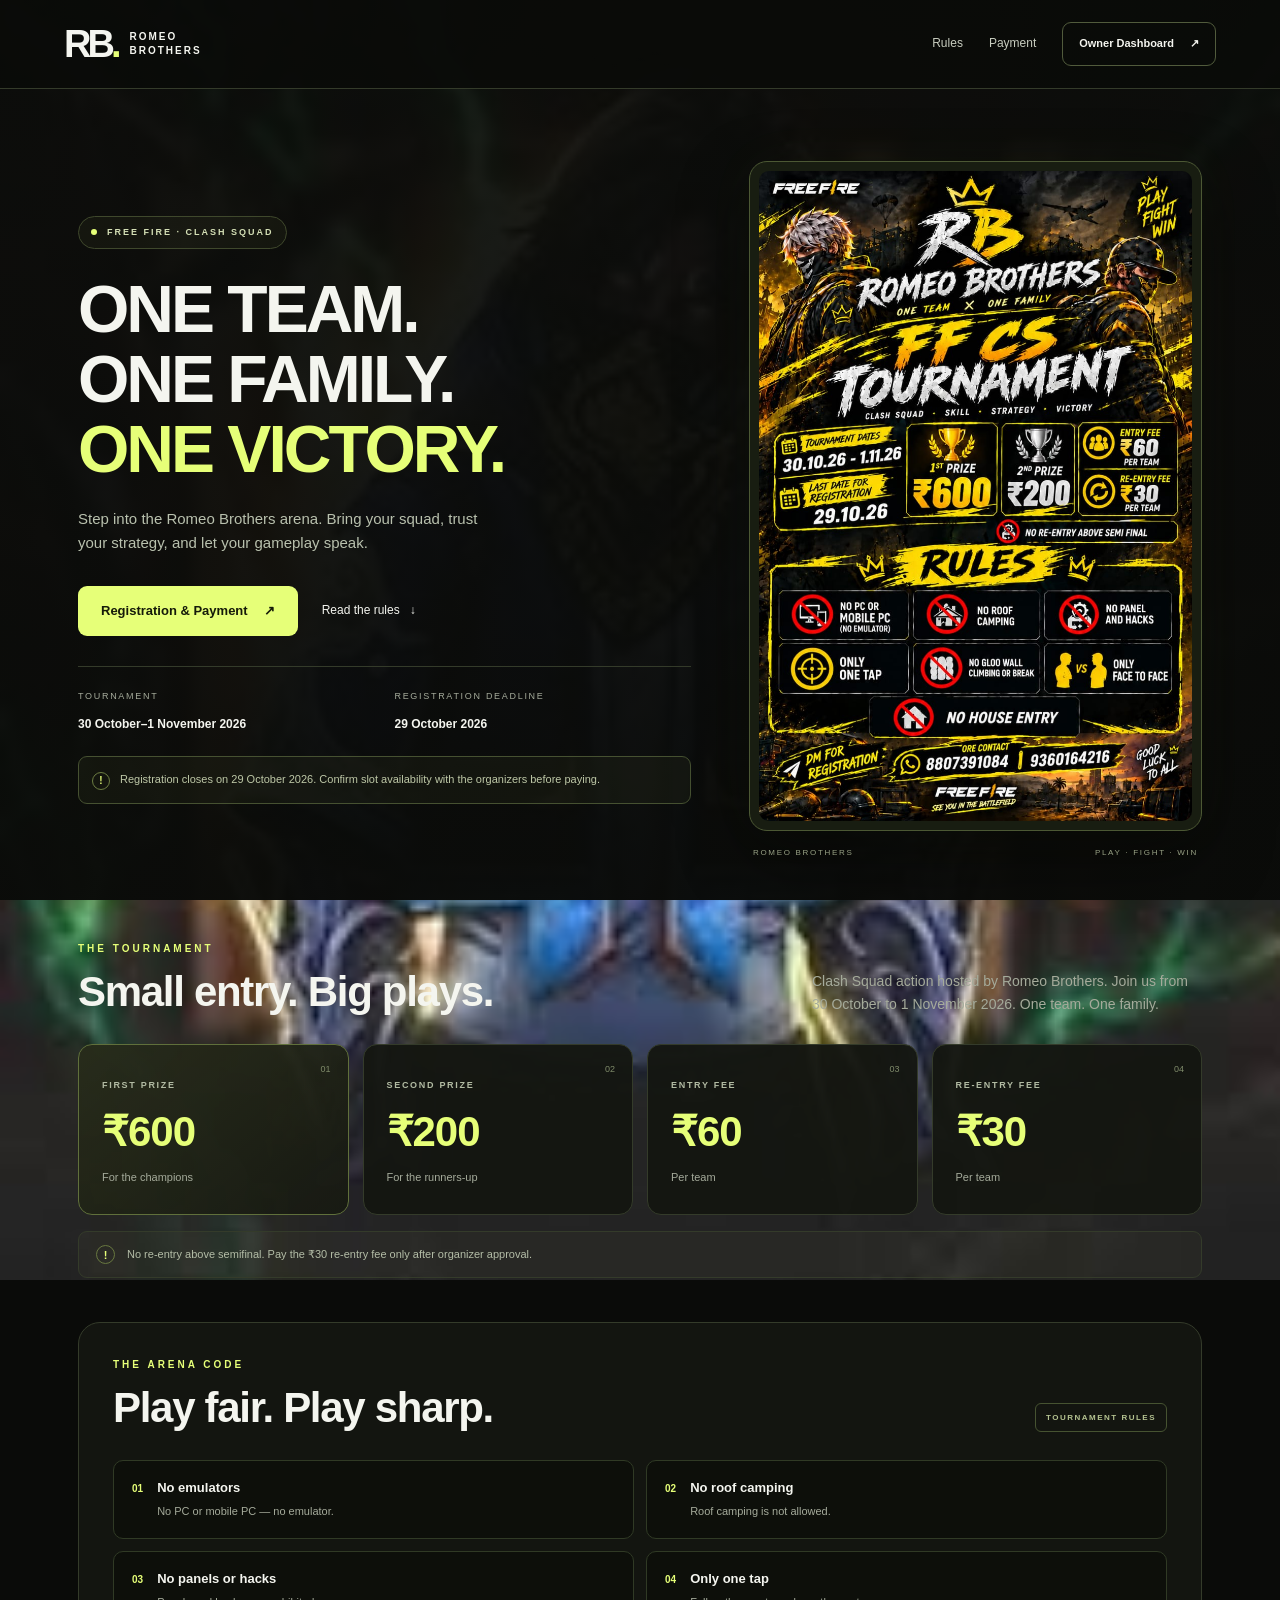
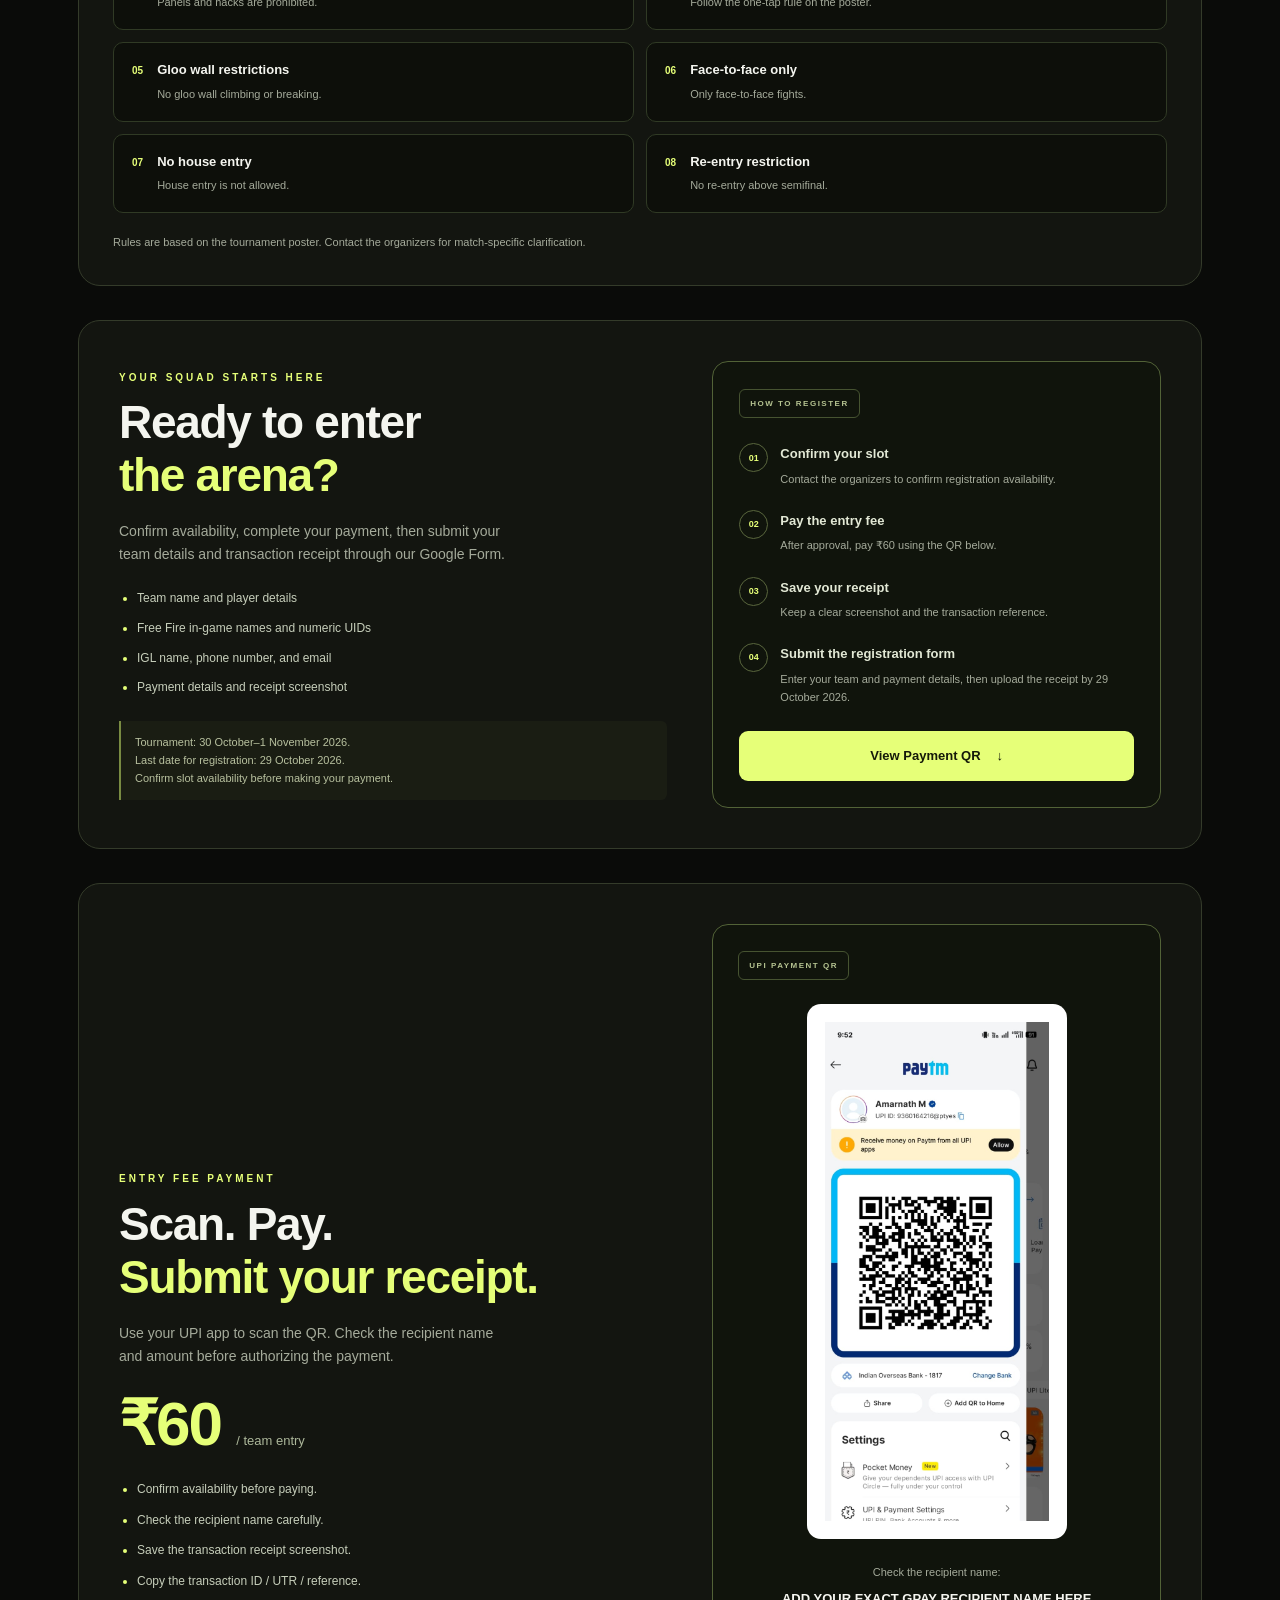
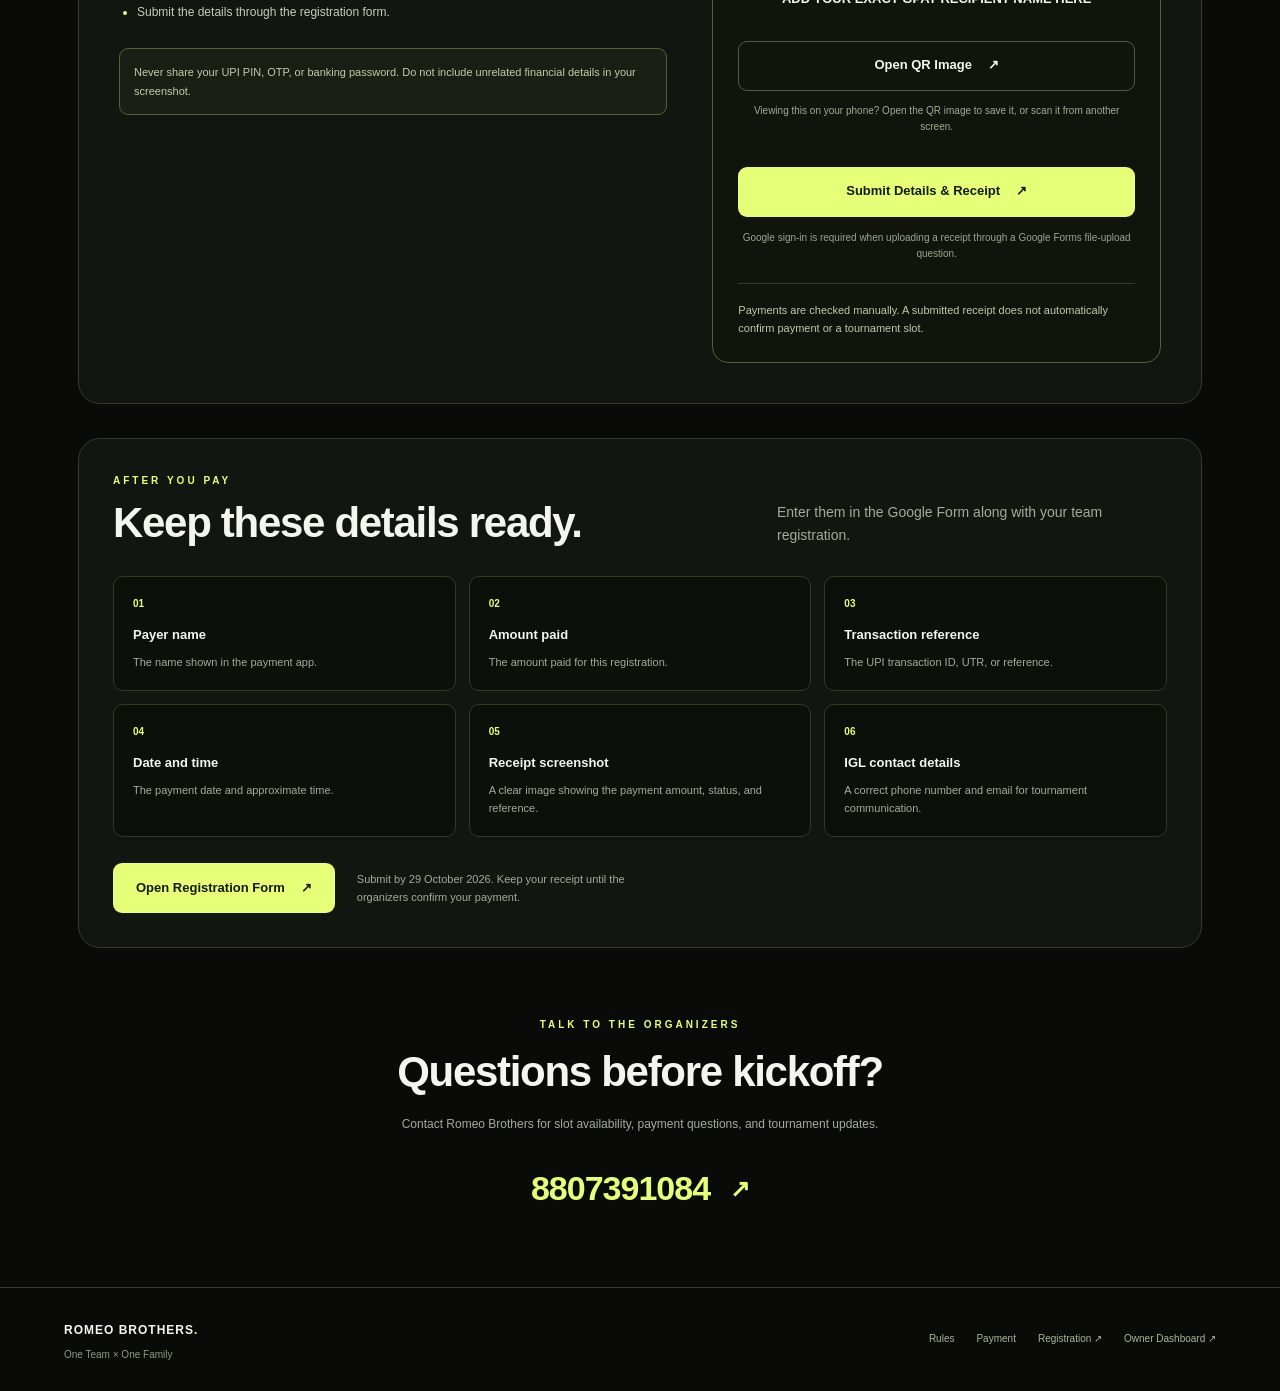
<file: index.html>
<!DOCTYPE html>
<html lang="en">
<head>
  <meta charset="UTF-8">

  <meta
    name="viewport"
    content="width=device-width, initial-scale=1.0"
  >

  <meta
    name="description"
    content="Romeo Brothers Free Fire Clash Squad tournament, 30 October–1 November 2026. Registration closes 29 October 2026. View rules, payment instructions, and register your team."
  >

  <meta name="theme-color" content="#0a0b09">

  <title>Romeo Brothers | FF CS Tournament</title>

  <link rel="stylesheet" href="style.css">
</head>

<body>

  <a href="#main-content" class="skip-link">
    Skip to content
  </a>


  <!-- ======================================
       NAVIGATION
       ====================================== -->

  <header class="site-header">
    <nav class="navbar" aria-label="Main navigation">

      <a
        href="index.html"
        class="brand"
        aria-label="Romeo Brothers home"
      >
        <span class="brand-logo" aria-hidden="true">
          RB<span>.</span>
        </span>

        <span class="brand-text">
          ROMEO<br>BROTHERS
        </span>
      </a>

      <div class="nav-actions">

        <a href="#rules" class="nav-link">
          Rules
        </a>

        <a href="#payment" class="nav-link">
          Payment
        </a>

        <!--
          OWNER DASHBOARD:
          Keep this Google Sheet set to Restricted.
        -->
        <a
          href="https://docs.google.com/spreadsheets/d/1CQ0lh3B6pP1Msb92yx8cPvIc6PbuKNsUTTfNwOkSaBI/edit?usp=sharing"
          class="button button-outline owner-button"
          target="_blank"
          rel="noopener noreferrer"
        >
          Owner Dashboard
          <span aria-hidden="true">↗</span>
        </a>

      </div>
    </nav>
  </header>


  <main id="main-content">

    <!-- ======================================
         HERO
         ====================================== -->

    <section class="hero" aria-labelledby="hero-title">

      <div class="hero-content">

        <div class="tournament-label">
          <span class="label-dot" aria-hidden="true"></span>
          FREE FIRE · CLASH SQUAD
        </div>

        <h1 id="hero-title">
          ONE TEAM.<br>
          ONE FAMILY.<br>
          <span>ONE VICTORY.</span>
        </h1>

        <p class="hero-description">
          Step into the Romeo Brothers arena.
          Bring your squad, trust your strategy,
          and let your gameplay speak.
        </p>

        <div class="hero-actions">

          <a
            href="#registration"
            class="button button-primary"
          >
            Registration &amp; Payment
            <span aria-hidden="true">↗</span>
          </a>

          <a href="#rules" class="text-link">
            Read the rules
            <span aria-hidden="true">↓</span>
          </a>

        </div>

        <!-- UPDATED TOURNAMENT DATES -->
        <div class="hero-facts">

          <div>
            <span class="fact-label">TOURNAMENT</span>

            <span class="fact-value">
              30 October–1 November 2026
            </span>
          </div>

          <div>
            <span class="fact-label">REGISTRATION DEADLINE</span>

            <span class="fact-value">
              29 October 2026
            </span>
          </div>

        </div>

        <!-- UPDATED REGISTRATION NOTICE -->
        <div class="availability-notice">
          <span aria-hidden="true">!</span>

          <p>
            Registration closes on 29 October 2026.
            Confirm slot availability with the organizers
            before paying.
          </p>
        </div>

      </div>

      <div class="hero-visual">

        <div class="poster-frame">

          <!--
            Replace this image with your updated poster.

            Filename:
            images/tournament-poster.jpg

            Poster dates:
            Tournament: 30.10.2026 – 01.11.2026
            Registration deadline: 29.10.2026
          -->
          <img
            src="images/tournament-poster.jpg"
            alt="Romeo Brothers Free Fire Clash Squad tournament poster"
            class="tournament-poster"
            fetchpriority="high"
          >

        </div>

        <div class="poster-caption">
          <span>ROMEO BROTHERS</span>
          <span>PLAY · FIGHT · WIN</span>
        </div>

      </div>

    </section>


    <!-- ======================================
         TOURNAMENT DETAILS
         ====================================== -->

    <section
      id="details"
      class="details-section"
      aria-labelledby="details-title"
    >

      <div class="section-intro">

        <div>
          <p class="eyebrow">THE TOURNAMENT</p>
          <h2 id="details-title">Small entry. Big plays.</h2>
        </div>

        <p class="section-description">
          Clash Squad action hosted by Romeo Brothers.
          Join us from 30 October to 1 November 2026.
          One team. One family.
        </p>

      </div>

      <div class="stats-grid">

        <article class="stat-card featured-card">
          <span class="stat-number" aria-hidden="true">
            01
          </span>

          <p class="stat-label">FIRST PRIZE</p>
          <h3 class="stat-value">₹600</h3>
          <p class="stat-description">For the champions</p>
        </article>

        <article class="stat-card">
          <span class="stat-number" aria-hidden="true">
            02
          </span>

          <p class="stat-label">SECOND PRIZE</p>
          <h3 class="stat-value">₹200</h3>
          <p class="stat-description">For the runners-up</p>
        </article>

        <article class="stat-card">
          <span class="stat-number" aria-hidden="true">
            03
          </span>

          <p class="stat-label">ENTRY FEE</p>
          <h3 class="stat-value">₹60</h3>
          <p class="stat-description">Per team</p>
        </article>

        <article class="stat-card">
          <span class="stat-number" aria-hidden="true">
            04
          </span>

          <p class="stat-label">RE-ENTRY FEE</p>
          <h3 class="stat-value">₹30</h3>
          <p class="stat-description">Per team</p>
        </article>

      </div>

      <div class="info-strip">
        <span class="info-symbol" aria-hidden="true">!</span>

        <p>
          No re-entry above semifinal.
          Pay the ₹30 re-entry fee only after organizer approval.
        </p>
      </div>

    </section>


    <!-- ======================================
         RULES
         ====================================== -->

    <section
      id="rules"
      class="panel"
      aria-labelledby="rules-title"
    >

      <div class="section-intro">

        <div>
          <p class="eyebrow">THE ARENA CODE</p>
          <h2 id="rules-title">Play fair. Play sharp.</h2>
        </div>

        <span class="section-tag">TOURNAMENT RULES</span>

      </div>

      <ol class="rules-grid">

        <li class="rule-card">
          <span class="rule-number">01</span>

          <div>
            <h3>No emulators</h3>
            <p>No PC or mobile PC — no emulator.</p>
          </div>
        </li>

        <li class="rule-card">
          <span class="rule-number">02</span>

          <div>
            <h3>No roof camping</h3>
            <p>Roof camping is not allowed.</p>
          </div>
        </li>

        <li class="rule-card">
          <span class="rule-number">03</span>

          <div>
            <h3>No panels or hacks</h3>
            <p>Panels and hacks are prohibited.</p>
          </div>
        </li>

        <li class="rule-card">
          <span class="rule-number">04</span>

          <div>
            <h3>Only one tap</h3>
            <p>Follow the one-tap rule on the poster.</p>
          </div>
        </li>

        <li class="rule-card">
          <span class="rule-number">05</span>

          <div>
            <h3>Gloo wall restrictions</h3>
            <p>No gloo wall climbing or breaking.</p>
          </div>
        </li>

        <li class="rule-card">
          <span class="rule-number">06</span>

          <div>
            <h3>Face-to-face only</h3>
            <p>Only face-to-face fights.</p>
          </div>
        </li>

        <li class="rule-card">
          <span class="rule-number">07</span>

          <div>
            <h3>No house entry</h3>
            <p>House entry is not allowed.</p>
          </div>
        </li>

        <li class="rule-card">
          <span class="rule-number">08</span>

          <div>
            <h3>Re-entry restriction</h3>
            <p>No re-entry above semifinal.</p>
          </div>
        </li>

      </ol>

      <p class="muted rules-note">
        Rules are based on the tournament poster.
        Contact the organizers for match-specific clarification.
      </p>

    </section>


    <!-- ======================================
         REGISTRATION OVERVIEW
         ====================================== -->

    <section
      id="registration"
      class="panel registration-section"
      aria-labelledby="registration-title"
    >

      <div class="registration-copy">

        <p class="eyebrow">YOUR SQUAD STARTS HERE</p>

        <h2 id="registration-title">
          Ready to enter<br>
          <span>the arena?</span>
        </h2>

        <p class="section-description">
          Confirm availability, complete your payment,
          then submit your team details and transaction
          receipt through our Google Form.
        </p>

        <ul class="registration-checklist">
          <li>Team name and player details</li>
          <li>Free Fire in-game names and numeric UIDs</li>
          <li>IGL name, phone number, and email</li>
          <li>Payment details and receipt screenshot</li>
        </ul>

        <!-- UPDATED DEADLINE -->
        <div class="deadline-alert">
          <p>
            Tournament: 30 October–1 November 2026.<br>
            Last date for registration: 29 October 2026.<br>
            Confirm slot availability before making your payment.
          </p>
        </div>

      </div>

      <div class="registration-card">

        <span class="section-tag">HOW TO REGISTER</span>

        <ol class="registration-steps">

          <li>
            <span class="step-number">01</span>

            <div>
              <h3>Confirm your slot</h3>
              <p>
                Contact the organizers to confirm
                registration availability.
              </p>
            </div>
          </li>

          <li>
            <span class="step-number">02</span>

            <div>
              <h3>Pay the entry fee</h3>
              <p>
                After approval, pay ₹60 using the QR below.
              </p>
            </div>
          </li>

          <li>
            <span class="step-number">03</span>

            <div>
              <h3>Save your receipt</h3>
              <p>
                Keep a clear screenshot and the
                transaction reference.
              </p>
            </div>
          </li>

          <li>
            <span class="step-number">04</span>

            <div>
              <h3>Submit the registration form</h3>
              <p>
                Enter your team and payment details,
                then upload the receipt by 29 October 2026.
              </p>
            </div>
          </li>

        </ol>

        <a
          href="#payment"
          class="button button-primary full-width"
        >
          View Payment QR
          <span aria-hidden="true">↓</span>
        </a>

      </div>

    </section>


    <!-- ======================================
         GPAY PAYMENT
         ====================================== -->

    <section
      id="payment"
      class="panel payment-section"
      aria-labelledby="payment-title"
    >

      <div class="payment-copy">

        <p class="eyebrow">ENTRY FEE PAYMENT</p>

        <h2 id="payment-title">
          Scan. Pay.<br>
          <span>Submit your receipt.</span>
        </h2>

        <p class="section-description">
          Use your UPI app to scan the QR.
          Check the recipient name and amount before
          authorizing the payment.
        </p>

        <div class="payment-amount">
          ₹60 <span>/ team entry</span>
        </div>

        <ul class="payment-checklist">
          <li>Confirm availability before paying.</li>
          <li>Check the recipient name carefully.</li>
          <li>Save the transaction receipt screenshot.</li>
          <li>Copy the transaction ID / UTR / reference.</li>
          <li>Submit the details through the registration form.</li>
        </ul>

        <div class="payment-warning">
          Never share your UPI PIN, OTP, or banking password.
          Do not include unrelated financial details
          in your screenshot.
        </div>

      </div>

      <div class="qr-card">

        <span class="section-tag">UPI PAYMENT QR</span>

        <div class="payment-qr-frame">

          <!-- QR IMAGE: images/gpay-qr.png -->
          <img
            src="images/gpay-qr.png"
            alt="UPI QR code for Romeo Brothers tournament entry payment"
            class="payment-qr"
            loading="lazy"
          >

        </div>

        <p class="payment-recipient">
          Check the recipient name:

          <!--
            Keep your actual recipient name here if you
            have already replaced this placeholder.
          -->
          <span>ADD YOUR EXACT GPAY RECIPIENT NAME HERE</span>
        </p>

        <a
          href="images/gpay-qr.png"
          class="button button-outline full-width"
          target="_blank"
          rel="noopener noreferrer"
        >
          Open QR Image
          <span aria-hidden="true">↗</span>
        </a>

        <p class="qr-help">
          Viewing this on your phone?
          Open the QR image to save it, or scan it
          from another screen.
        </p>

        <a
          href="https://docs.google.com/forms/d/e/1FAIpQLScJxaV_6oE7YEvn2suALSaG6g7jSzAGoNJzoywZLSC-fv-79g/viewform?usp=dialog"
          class="button button-primary full-width"
          target="_blank"
          rel="noopener noreferrer"
        >
          Submit Details &amp; Receipt
          <span aria-hidden="true">↗</span>
        </a>

        <p class="registration-note">
          Google sign-in is required when uploading a receipt
          through a Google Forms file-upload question.
        </p>

        <div class="verification-note">
          Payments are checked manually.
          A submitted receipt does not automatically
          confirm payment or a tournament slot.
        </div>

      </div>

    </section>


    <!-- ======================================
         AFTER PAYMENT
         ====================================== -->

    <section
      class="panel receipt-section"
      aria-labelledby="receipt-title"
    >

      <div class="section-intro">

        <div>
          <p class="eyebrow">AFTER YOU PAY</p>
          <h2 id="receipt-title">Keep these details ready.</h2>
        </div>

        <p class="section-description">
          Enter them in the Google Form along with
          your team registration.
        </p>

      </div>

      <div class="receipt-grid">

        <article class="receipt-item">
          <span>01</span>
          <h3>Payer name</h3>
          <p>The name shown in the payment app.</p>
        </article>

        <article class="receipt-item">
          <span>02</span>
          <h3>Amount paid</h3>
          <p>The amount paid for this registration.</p>
        </article>

        <article class="receipt-item">
          <span>03</span>
          <h3>Transaction reference</h3>
          <p>The UPI transaction ID, UTR, or reference.</p>
        </article>

        <article class="receipt-item">
          <span>04</span>
          <h3>Date and time</h3>
          <p>The payment date and approximate time.</p>
        </article>

        <article class="receipt-item">
          <span>05</span>
          <h3>Receipt screenshot</h3>
          <p>
            A clear image showing the payment amount,
            status, and reference.
          </p>
        </article>

        <article class="receipt-item">
          <span>06</span>
          <h3>IGL contact details</h3>
          <p>
            A correct phone number and email
            for tournament communication.
          </p>
        </article>

      </div>

      <div class="submission-actions">

        <a
          href="https://docs.google.com/forms/d/e/1FAIpQLScJxaV_6oE7YEvn2suALSaG6g7jSzAGoNJzoywZLSC-fv-79g/viewform?usp=dialog"
          class="button button-primary"
          target="_blank"
          rel="noopener noreferrer"
        >
          Open Registration Form
          <span aria-hidden="true">↗</span>
        </a>

        <p class="muted">
          Submit by 29 October 2026.
          Keep your receipt until the organizers
          confirm your payment.
        </p>

      </div>

    </section>


    <!-- ======================================
         CONTACT
         ====================================== -->

    <section
      id="contact"
      class="contact-section"
      aria-labelledby="contact-title"
    >

      <p class="eyebrow">TALK TO THE ORGANIZERS</p>

      <h2 id="contact-title">
        Questions before kickoff?
      </h2>

      <p class="muted">
        Contact Romeo Brothers for slot availability,
        payment questions, and tournament updates.
      </p>

      <a href="tel:8807391084" class="contact-number">
        8807391084
        <span aria-hidden="true">↗</span>
      </a>

    </section>

  </main>


  <!-- ======================================
       FOOTER
       ====================================== -->

  <footer class="site-footer">

    <div>

      <a href="index.html" class="footer-brand">
        ROMEO BROTHERS<span>.</span>
      </a>

      <p>One Team × One Family</p>

    </div>

    <div class="footer-links">

      <a href="#rules">
        Rules
      </a>

      <a href="#payment">
        Payment
      </a>

      <a
        href="https://docs.google.com/forms/d/e/1FAIpQLScJxaV_6oE7YEvn2suALSaG6g7jSzAGoNJzoywZLSC-fv-79g/viewform?usp=dialog"
        target="_blank"
        rel="noopener noreferrer"
      >
        Registration ↗
      </a>

      <a
        href="https://docs.google.com/spreadsheets/d/1CQ0lh3B6pP1Msb92yx8cPvIc6PbuKNsUTTfNwOkSaBI/edit?usp=sharing"
        target="_blank"
        rel="noopener noreferrer"
      >
        Owner Dashboard ↗
      </a>

    </div>

  </footer>

</body>
</html>
</file>
<file: style.css>
/* ==========================================
   THEME
   ========================================== */

:root {
  --background: #0a0b09;
  --surface: rgba(20, 22, 17, 0.96);
  --surface-light: #1b1e16;

  --accent: #e6ff78;
  --accent-hover: #f0ffa6;

  --text: #f4f5ef;
  --muted: #a5ab9b;
  --border: #343b2a;

  --radius-large: 22px;
  --radius-medium: 14px;
  --radius-small: 9px;
}

* {
  box-sizing: border-box;
}

html {
  scroll-behavior: smooth;
  scroll-padding-top: 30px;
}

body {
  margin: 0;

  color: var(--text);
  background-color: var(--background);

  /*
   * BACKGROUND IMAGE:
   * Add your picture as images/ff-background.jpg
   */
  background-image:
    linear-gradient(
      rgba(10, 11, 9, 0.92),
      rgba(10, 11, 9, 0.98)
    ),
    url("images/ff-background.jpg");

  background-position: center top;
  background-size: cover;
  background-repeat: no-repeat;
  background-attachment: fixed;

  font-family: Arial, Helvetica, sans-serif;
  line-height: 1.65;

  -webkit-font-smoothing: antialiased;
}

a {
  color: inherit;
}

img {
  max-width: 100%;
}

h1,
h2,
h3,
p {
  overflow-wrap: anywhere;
}

h2 {
  margin: 10px 0 18px;
  font-size: clamp(28px, 3.5vw, 42px);
  line-height: 1.15;
  letter-spacing: -1.3px;
}

h3 {
  margin: 0;
}

main {
  max-width: 1180px;
  margin: 0 auto;
  padding: 0 28px;
}

::selection {
  color: #101408;
  background: var(--accent);
}

.eyebrow {
  margin: 0;
  color: var(--accent);
  font-size: 10px;
  font-weight: 800;
  letter-spacing: 3px;
}

.muted {
  color: var(--muted);
  font-size: 14px;
}

.section-description {
  max-width: 390px;
  margin: 0;
  color: var(--muted);
  font-size: 14px;
}

a:focus-visible {
  outline: 2px solid var(--accent);
  outline-offset: 5px;
}

.skip-link {
  position: absolute;
  top: -100px;
  left: 16px;
  z-index: 10;

  padding: 12px 18px;

  background: var(--accent);
  color: #101408;

  border-radius: 8px;
  font-weight: 700;
  text-decoration: none;
}

.skip-link:focus {
  top: 16px;
}


/* ==========================================
   NAVIGATION
   ========================================== */

.site-header {
  border-bottom: 1px solid var(--border);
  background: rgba(10, 11, 9, 0.88);
}

.navbar {
  max-width: 1360px;
  margin: 0 auto;
  padding: 22px 5%;

  display: flex;
  align-items: center;
  justify-content: space-between;
  gap: 20px;
}

.brand {
  display: inline-flex;
  align-items: center;
  gap: 12px;
  text-decoration: none;
}

.brand-logo {
  font-size: 38px;
  font-weight: 900;
  line-height: 1;
  letter-spacing: -4px;
}

.brand-logo span {
  color: var(--accent);
}

.brand-text {
  font-size: 10px;
  font-weight: 800;
  line-height: 1.4;
  letter-spacing: 2px;
}

.nav-actions {
  display: flex;
  align-items: center;
  gap: 26px;
}

.nav-link {
  display: inline-flex;
  align-items: center;
  min-height: 44px;

  color: #c8cdbf;
  font-size: 12px;
  text-decoration: none;
}

.nav-link:hover {
  color: var(--accent);
}


/* ==========================================
   BUTTONS
   ========================================== */

.button {
  display: inline-flex;
  align-items: center;
  justify-content: center;
  gap: 16px;

  min-height: 50px;
  padding: 14px 22px;

  border: 1px solid transparent;
  border-radius: var(--radius-small);

  font-size: 13px;
  font-weight: 800;
  line-height: 1.4;
  text-align: center;
  text-decoration: none;

  transition:
    background-color 0.2s ease,
    border-color 0.2s ease,
    color 0.2s ease,
    transform 0.2s ease;
}

.button-primary {
  color: #151a09;
  background: var(--accent);
}

.button-primary:hover {
  background: var(--accent-hover);
  transform: translateY(-2px);
}

.button-outline {
  color: var(--text);
  background: transparent;
  border-color: #515b3c;
}

.button-outline:hover {
  color: var(--accent);
  border-color: var(--accent);
}

.owner-button {
  min-height: 44px;
  padding: 11px 16px;
  font-size: 11px;
}

.full-width {
  width: 100%;
}

.text-link {
  display: inline-flex;
  align-items: center;
  gap: 10px;
  min-height: 44px;

  font-size: 12px;
  text-decoration: none;
}

.text-link:hover {
  color: var(--accent);
}


/* ==========================================
   HERO
   ========================================== */

.hero {
  display: grid;
  grid-template-columns: 1.15fr 0.85fr;
  align-items: center;
  gap: 58px;

  padding: 72px 0 62px;
}

.hero-content,
.hero-visual {
  min-width: 0;
}

.tournament-label {
  display: inline-flex;
  align-items: center;
  gap: 10px;

  padding: 8px 12px;

  color: #d4dfb5;
  background: rgba(230, 255, 120, 0.035);

  border: 1px solid #3f482c;
  border-radius: 999px;

  font-size: 9px;
  font-weight: 700;
  letter-spacing: 2px;
}

.label-dot {
  flex: 0 0 auto;

  width: 6px;
  height: 6px;

  background: var(--accent);
  border-radius: 50%;
}

.hero h1 {
  margin: 26px 0 22px;

  font-size: clamp(38px, 5.4vw, 66px);
  font-weight: 900;
  line-height: 1.06;
  letter-spacing: -3px;
}

.hero h1 span {
  color: var(--accent);
}

.hero-description {
  max-width: 425px;
  margin: 0;

  color: #b9c1ae;
  font-size: 15px;
}

.hero-actions {
  display: flex;
  align-items: center;
  flex-wrap: wrap;
  gap: 24px;

  margin: 30px 0;
}

.hero-facts {
  display: grid;
  grid-template-columns: repeat(2, minmax(0, 1fr));
  gap: 20px;

  padding-top: 22px;
  border-top: 1px solid var(--border);
}

.fact-label {
  display: block;
  margin-bottom: 6px;

  color: var(--muted);
  font-size: 9px;
  letter-spacing: 1.7px;
}

.fact-value {
  font-size: 12px;
  font-weight: 700;
}

.availability-notice {
  display: flex;
  align-items: flex-start;
  gap: 10px;

  margin-top: 20px;
  padding: 13px;

  background: rgba(230, 255, 120, 0.035);
  border: 1px solid #465131;
  border-radius: 9px;
}

.availability-notice > span {
  display: grid;
  place-items: center;
  flex: 0 0 auto;

  width: 18px;
  height: 18px;
  margin-top: 2px;

  color: var(--accent);
  border: 1px solid #6c7d42;
  border-radius: 50%;

  font-size: 10px;
  font-weight: 700;
}

.availability-notice p {
  margin: 0;
  color: #bec8a7;
  font-size: 11px;
}

.poster-frame {
  padding: 9px;

  background: #181d11;
  border: 1px solid #4c5834;
  border-radius: 18px;

  box-shadow:
    0 25px 70px rgba(0, 0, 0, 0.45),
    0 0 55px rgba(230, 255, 120, 0.035);
}

.tournament-poster {
  display: block;
  width: 100%;
  height: auto;
  border-radius: 10px;
}

.poster-caption {
  display: flex;
  justify-content: space-between;
  gap: 16px;

  padding: 15px 4px 0;

  color: #98a185;
  font-size: 8px;
  letter-spacing: 1.7px;
}


/* ==========================================
   TOURNAMENT DETAILS
   ========================================== */

.details-section {
  padding: 20px 0 10px;
}

.section-intro {
  display: flex;
  justify-content: space-between;
  align-items: flex-end;
  gap: 30px;

  margin-bottom: 28px;
}

.section-intro h2 {
  margin-bottom: 0;
}

.stats-grid {
  display: grid;
  grid-template-columns: repeat(4, minmax(0, 1fr));
  gap: 14px;
}

.stat-card {
  position: relative;
  min-width: 0;

  padding: 28px 23px;

  background: var(--surface);
  border: 1px solid var(--border);
  border-radius: var(--radius-medium);
}

.featured-card {
  background:
    linear-gradient(
      140deg,
      rgba(230, 255, 120, 0.09),
      rgba(230, 255, 120, 0.015)
    ),
    var(--surface);

  border-color: #60703b;
}

.stat-number {
  position: absolute;
  top: 17px;
  right: 17px;

  color: #7f8b6a;
  font-size: 9px;
}

.stat-label {
  margin: 5px 0 16px;

  color: #b2bba3;
  font-size: 9px;
  font-weight: 700;
  letter-spacing: 1.7px;
}

.stat-value {
  color: var(--accent);

  font-size: 42px;
  font-weight: 800;
  line-height: 1.1;
  letter-spacing: -1px;
}

.stat-description {
  margin: 13px 0 0;
  color: var(--muted);
  font-size: 11px;
}

.info-strip {
  display: flex;
  align-items: center;
  gap: 12px;

  margin-top: 16px;
  padding: 13px 17px;

  background: rgba(230, 255, 120, 0.025);
  border: 1px solid var(--border);
  border-radius: 9px;
}

.info-symbol {
  display: grid;
  place-items: center;
  flex: 0 0 auto;

  width: 19px;
  height: 19px;

  color: var(--accent);
  border: 1px solid #687840;
  border-radius: 50%;

  font-size: 11px;
  font-weight: 700;
}

.info-strip p {
  margin: 0;
  color: #b4bda7;
  font-size: 11px;
}


/* ==========================================
   PANELS AND RULES
   ========================================== */

.panel {
  margin: 34px 0;
  padding: 34px;

  background: var(--surface);
  border: 1px solid var(--border);
  border-radius: var(--radius-large);
}

.section-tag {
  display: inline-block;

  padding: 7px 10px;

  color: #b5c391;
  border: 1px solid #465331;
  border-radius: 6px;

  font-size: 8px;
  font-weight: 700;
  letter-spacing: 1.5px;
}

.rules-grid {
  display: grid;
  grid-template-columns: repeat(2, minmax(0, 1fr));
  gap: 12px;

  margin: 0;
  padding: 0;
  list-style: none;
}

.rule-card {
  display: flex;
  align-items: flex-start;
  gap: 14px;

  padding: 18px;

  background: rgba(9, 12, 7, 0.55);
  border: 1px solid #303a25;
  border-radius: 10px;
}

.rule-number {
  flex: 0 0 auto;
  padding-top: 2px;

  color: var(--accent);
  font-size: 10px;
  font-weight: 700;
}

.rule-card h3 {
  font-size: 13px;
  line-height: 1.4;
}

.rule-card p {
  margin: 5px 0 0;
  color: var(--muted);
  font-size: 11px;
}

.rules-note {
  margin: 20px 0 0;
  font-size: 11px;
}


/* ==========================================
   REGISTRATION OVERVIEW
   ========================================== */

.registration-section {
  display: grid;
  grid-template-columns: 1.1fr 0.9fr;
  align-items: center;
  gap: 45px;

  padding: 40px;
}

.registration-copy,
.registration-card {
  min-width: 0;
}

.registration-copy h2 {
  font-size: clamp(30px, 4vw, 46px);
}

.registration-copy h2 span {
  color: var(--accent);
}

.registration-checklist {
  display: grid;
  gap: 10px;

  margin: 23px 0;
  padding-left: 18px;

  color: #c6ceba;
  font-size: 12px;
}

.registration-checklist li::marker {
  color: var(--accent);
}

.deadline-alert {
  padding: 12px 14px;

  background: rgba(230, 255, 120, 0.035);
  border-left: 2px solid #798b42;
  border-radius: 0 6px 6px 0;
}

.deadline-alert p {
  margin: 0;
  color: #b8c19f;
  font-size: 11px;
}

.registration-card {
  padding: 26px;

  background: #10140c;
  border: 1px solid #526237;
  border-radius: 16px;
}

.registration-steps {
  display: grid;
  gap: 22px;

  margin: 25px 0;
  padding: 0;
  list-style: none;
}

.registration-steps li {
  display: flex;
  align-items: flex-start;
  gap: 12px;
}

.step-number {
  display: grid;
  place-items: center;
  flex: 0 0 auto;

  width: 29px;
  height: 29px;

  color: var(--accent);
  border: 1px solid #59663d;
  border-radius: 50%;

  font-size: 9px;
  font-weight: 700;
}

.registration-steps h3 {
  margin: 0;
  color: #e2e8d5;
  font-size: 13px;
}

.registration-steps p {
  margin: 5px 0 0;
  color: var(--muted);
  font-size: 11px;
}


/* ==========================================
   GPAY PAYMENT SECTION
   ========================================== */

.payment-section {
  display: grid;
  grid-template-columns: 1.1fr 0.9fr;
  align-items: center;
  gap: 45px;

  padding: 40px;
}

.payment-copy,
.qr-card {
  min-width: 0;
}

.payment-copy h2 {
  font-size: clamp(30px, 4vw, 46px);
}

.payment-copy h2 span {
  color: var(--accent);
}

.payment-amount {
  margin: 25px 0;

  color: var(--accent);
  font-size: 62px;
  font-weight: 800;
  line-height: 1;
  letter-spacing: -2px;
}

.payment-amount span {
  color: #acb79a;
  font-size: 13px;
  font-weight: 400;
  letter-spacing: 0;
}

.payment-checklist {
  display: grid;
  gap: 11px;

  padding-left: 18px;
  margin: 25px 0;

  color: #c6ceba;
  font-size: 12px;
}

.payment-checklist li::marker {
  color: var(--accent);
}

.payment-warning {
  padding: 14px;

  background: rgba(230, 255, 120, 0.04);
  border: 1px solid #526237;
  border-radius: 9px;

  color: #c3cda9;
  font-size: 11px;
  line-height: 1.7;
}

.qr-card {
  padding: 25px;

  background: #10140c;
  border: 1px solid #526237;
  border-radius: 16px;
}

.payment-qr-frame {
  width: min(100%, 260px);
  margin: 24px auto;
  padding: 18px;

  background: #ffffff;
  border-radius: 14px;
}

.payment-qr {
  display: block;
  width: 100%;
  height: auto;
}

.payment-recipient {
  margin: 0 0 18px;

  color: var(--muted);
  font-size: 11px;
  text-align: center;
}

.payment-recipient span {
  display: block;
  margin-top: 7px;

  color: var(--text);
  font-size: 13px;
  font-weight: 700;

  overflow-wrap: anywhere;
}

.qr-card .button {
  margin-top: 13px;
}

.qr-help {
  margin: 12px 0 18px;

  color: #a2ae91;
  font-size: 10px;
  text-align: center;
}

.registration-note {
  margin: 13px 0 0;

  color: #9ba68d;
  font-size: 10px;
  text-align: center;
}

.verification-note {
  margin-top: 20px;
  padding-top: 17px;

  border-top: 1px solid #303d24;

  color: #c0cba9;
  font-size: 11px;
}


/* ==========================================
   RECEIPT DETAILS
   ========================================== */

.receipt-grid {
  display: grid;
  grid-template-columns: repeat(3, minmax(0, 1fr));
  gap: 13px;
}

.receipt-item {
  padding: 19px;

  background: rgba(9, 12, 7, 0.55);
  border: 1px solid #303a25;
  border-radius: 10px;
}

.receipt-item > span {
  display: block;
  margin-bottom: 12px;

  color: var(--accent);
  font-size: 10px;
  font-weight: 700;
}

.receipt-item h3 {
  font-size: 13px;
}

.receipt-item p {
  margin: 7px 0 0;
  color: var(--muted);
  font-size: 11px;
}

.submission-actions {
  display: flex;
  align-items: center;
  flex-wrap: wrap;
  gap: 22px;

  margin-top: 26px;
}

.submission-actions .muted {
  max-width: 310px;
  margin: 0;
  font-size: 11px;
}


/* ==========================================
   CONTACT
   ========================================== */

.contact-section {
  padding: 35px 0 70px;
  text-align: center;
}

.contact-section h2 {
  margin-top: 15px;
}

.contact-section .muted {
  max-width: 510px;
  margin-left: auto;
  margin-right: auto;

  font-size: 12px;
}

.contact-number {
  display: inline-flex;
  align-items: center;
  gap: 20px;

  margin-top: 14px;

  color: var(--accent);
  font-size: 34px;
  font-weight: 700;
  text-decoration: none;
  letter-spacing: -1px;
}

.contact-number span {
  font-size: 24px;
}


/* ==========================================
   FOOTER
   ========================================== */

.site-footer {
  display: flex;
  justify-content: space-between;
  align-items: center;
  gap: 25px;

  max-width: 1360px;
  margin: 0 auto;
  padding: 28px 5%;

  border-top: 1px solid var(--border);
}

.footer-brand {
  font-size: 12px;
  font-weight: 800;
  letter-spacing: 1px;
  text-decoration: none;
}

.footer-brand span {
  color: var(--accent);
}

.site-footer p {
  margin: 5px 0 0;
  color: #8f9a7f;
  font-size: 10px;
}

.footer-links {
  display: flex;
  flex-wrap: wrap;
  gap: 22px;
}

.footer-links a {
  display: inline-flex;
  align-items: center;
  min-height: 44px;

  color: #aab59a;
  font-size: 10px;
  text-decoration: none;
}

.footer-links a:hover {
  color: var(--accent);
}


/* ==========================================
   TABLET USERS
   ========================================== */

@media (max-width: 950px) {
  .hero {
    gap: 30px;
  }

  .hero h1 {
    font-size: 49px;
    letter-spacing: -2px;
  }

  .hero-actions {
    align-items: flex-start;
    flex-direction: column;
    gap: 18px;
  }

  .registration-section,
  .payment-section {
    gap: 25px;
    padding: 30px;
  }

  .stat-card {
    padding: 24px 18px;
  }

  .stat-value {
    font-size: 36px;
  }

  .receipt-grid {
    grid-template-columns: repeat(2, minmax(0, 1fr));
  }
}


/* ==========================================
   MOBILE USERS — SPECIAL MOBILE SECTION
   Edit phone layouts here.
   ========================================== */

@media (max-width: 700px) {
  html {
    scroll-padding-top: 18px;
  }

  body {
    background-attachment: scroll;
  }

  main {
    padding: 0 16px;
  }

  .navbar {
    padding: 17px 16px;
    gap: 12px;
  }

  .brand {
    gap: 8px;
  }

  .brand-logo {
    font-size: 30px;
  }

  .brand-text {
    font-size: 8px;
    letter-spacing: 1px;
  }

  .nav-actions {
    gap: 0;
  }

  .nav-link {
    display: none;
  }

  .owner-button {
    min-height: 44px;
    padding: 10px 11px;
    gap: 7px;
    font-size: 9px;
  }

  .hero {
    grid-template-columns: 1fr;
    gap: 30px;
    padding: 36px 0 40px;
  }

  .tournament-label {
    font-size: 8px;
    letter-spacing: 1.6px;
  }

  .hero h1 {
    margin: 23px 0 20px;

    font-size: clamp(34px, 9.2vw, 58px);
    line-height: 1.08;
    letter-spacing: -1.8px;
  }

  .hero-description {
    max-width: 100%;
    font-size: 13px;
  }

  .hero-actions {
    width: 100%;
    gap: 15px;
    margin: 25px 0;
  }

  .hero-actions .button {
    width: 100%;
  }

  .hero-facts {
    gap: 15px;
  }

  .fact-label {
    font-size: 8px;
    letter-spacing: 1px;
  }

  .fact-value {
    font-size: 11px;
  }

  .availability-notice {
    padding: 12px;
  }

  .availability-notice p {
    font-size: 10px;
  }

  .hero-visual {
    width: 100%;
    max-width: 450px;
    margin: 0 auto;
  }

  .poster-caption {
    font-size: 7px;
  }

  .section-intro {
    flex-direction: column;
    align-items: flex-start;
    gap: 16px;
    margin-bottom: 22px;
  }

  .section-description {
    max-width: 100%;
    font-size: 12px;
  }

  h2 {
    font-size: 29px;
    letter-spacing: -1px;
  }

  .stats-grid {
    grid-template-columns: repeat(2, minmax(0, 1fr));
    gap: 12px;
  }

  .stat-card {
    padding: 23px 17px;
  }

  .stat-label {
    font-size: 8px;
    letter-spacing: 1.2px;
  }

  .stat-value {
    font-size: 35px;
  }

  .stat-description {
    font-size: 10px;
  }

  .info-strip {
    align-items: flex-start;
    padding: 12px;
  }

  .info-strip p {
    font-size: 10px;
  }

  .panel {
    margin: 26px 0;
    padding: 24px 17px;
    border-radius: 16px;
  }

  .rules-grid {
    grid-template-columns: 1fr;
    gap: 10px;
  }

  .rule-card {
    padding: 15px;
  }

  .rule-card h3 {
    font-size: 13px;
  }

  .rule-card p {
    font-size: 11px;
  }

  .registration-section,
  .payment-section {
    grid-template-columns: 1fr;
    gap: 26px;
  }

  .registration-copy h2,
  .payment-copy h2 {
    font-size: 33px;
  }

  .registration-card,
  .qr-card {
    padding: 23px 18px;
  }

  .registration-card .button,
  .qr-card .button {
    min-height: 52px;
    padding: 14px 12px;
    font-size: 12px;
  }

  .payment-amount {
    font-size: 54px;
  }

  .payment-qr-frame {
    width: min(100%, 250px);
    padding: 18px;
  }

  .payment-recipient span {
    font-size: 12px;
  }

  .payment-checklist {
    gap: 12px;
  }

  .receipt-grid {
    grid-template-columns: 1fr;
    gap: 10px;
  }

  .receipt-item {
    padding: 17px;
  }

  .submission-actions {
    align-items: stretch;
    flex-direction: column;
    gap: 15px;
  }

  .submission-actions .button {
    width: 100%;
  }

  .submission-actions .muted {
    max-width: 100%;
    text-align: center;
  }

  .contact-section {
    padding: 30px 0 48px;
  }

  .contact-section h2 {
    font-size: 28px;
  }

  .contact-number {
    gap: 15px;
    font-size: 30px;
  }

  .site-footer {
    align-items: flex-start;
    flex-direction: column;
    gap: 22px;

    padding: 25px 16px;
  }

  .footer-links {
    gap: 15px 20px;
  }

  .footer-links a {
    font-size: 11px;
  }
}


/* ==========================================
   ACCESSIBILITY — REDUCED MOTION
   ========================================== */

@media (prefers-reduced-motion: reduce) {
  html {
    scroll-behavior: auto;
  }

  .button {
    transition: none;
  }

  .button-primary:hover {
    transform: none;
  }
}
</file>
